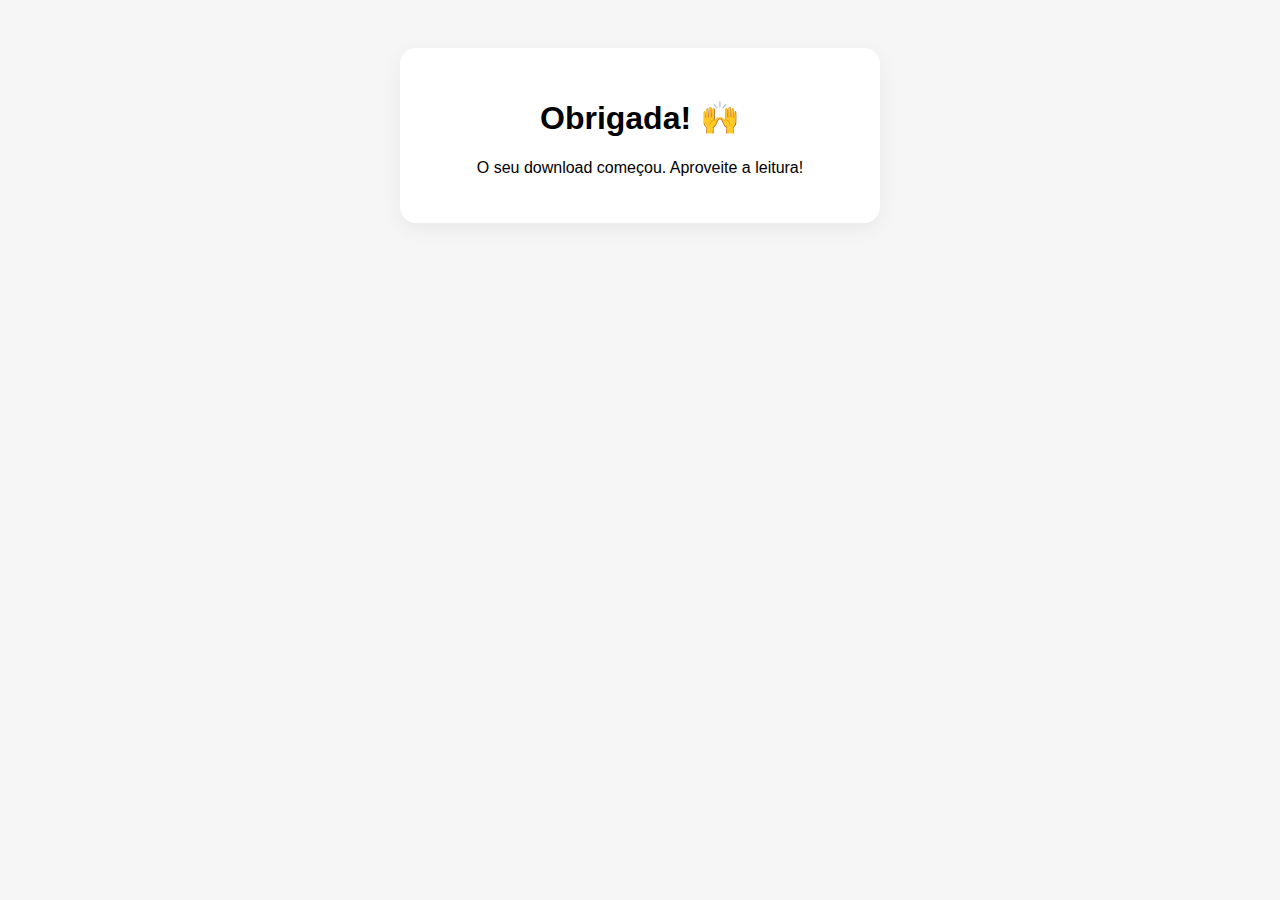
<file: index.html>
<!DOCTYPE html>
<html lang="pt">
<head>
  <meta charset="utf-8" />
  <meta name="viewport" content="width=device-width,initial-scale=1" />
  <title>Obrigado</title>
  <style>
    body{font-family:Arial;background:#f6f6f6;padding:40px;text-align:center}
    .box{max-width:420px;margin:auto;background:#fff;padding:30px;border-radius:16px;box-shadow:0 6px 20px rgba(0,0,0,0.06)}
  </style>
</head>
<body>
  <div class="box">
    <h1>Obrigada! 🙌</h1>
    <p>O seu download começou. Aproveite a leitura!</p>
  </div>
  
</body>
</html>
</file>
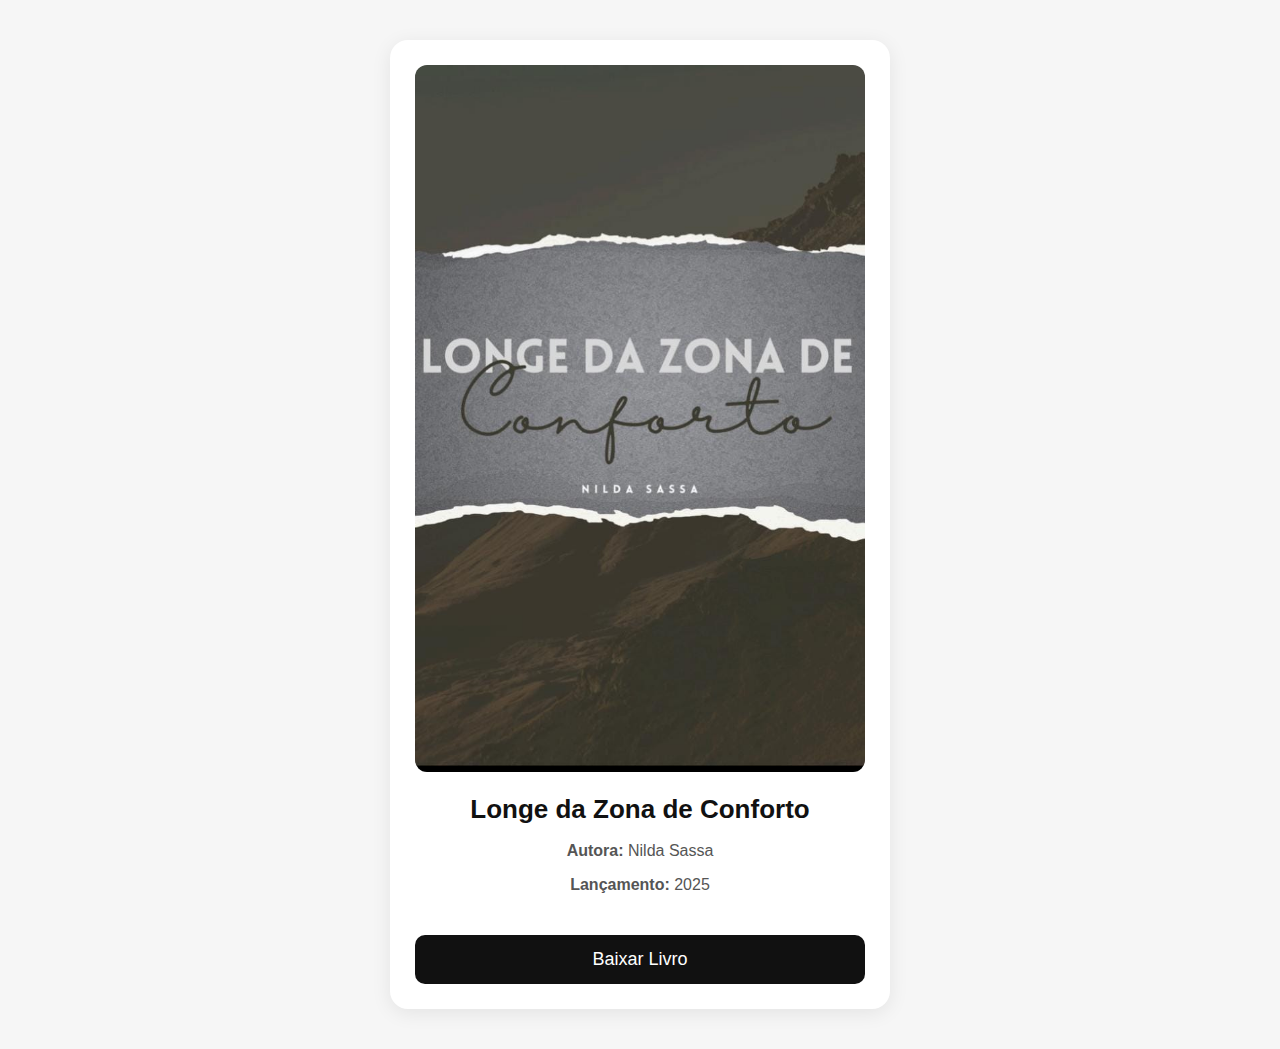
<file: livro.html>
<!DOCTYPE html>
<html lang="pt">
<head>
    <meta charset="UTF-8" />
    <meta name="viewport" content="width=device-width, initial-scale=1.0" />
    <title>Download do Livro</title>

    <link rel="stylesheet" href="css/style.css" />

    <style>
        body {
            margin: 0;
            padding: 0;
            font-family: Arial, Helvetica, sans-serif;
            background: #f6f6f6;
        }

        .container {
            max-width: 450px;
            margin: 40px auto;
            padding: 25px;
            background: white;
            border-radius: 18px;
            text-align: center;
            box-shadow: 0 4px 20px rgba(0,0,0,0.08);
        }

        img {
            width: 100%;
            border-radius: 12px;
        }

        h1 {
            margin-top: 18px;
            font-size: 26px;
            font-weight: 700;
        }

        p {
            font-size: 16px;
            margin-top: 5px;
            color: #555;
        }

        .botao {
            margin-top: 25px;
            padding: 14px 20px;
            width: 100%;
            background: #111;
            color: white;
            border: none;
            border-radius: 10px;
            font-size: 18px;
            cursor: pointer;
            transition: 0.2s;
        }

        .botao:hover {
            opacity: 0.85;
        }
    </style>

<script>
function baixar() {
    const link = document.createElement("a");
    link.href = "arquivos/Longe da Zona de Conforto.pdf";
    link.download = "Longe da Zona de Conforto.pdf";
    link.click();

    setTimeout(() => {
        window.location.href = "obrigado.html";
    }, 1200);
}
</script>



</head>

<body>
    <div class="container">
        <img src="arquivos/capa.jpg" alt="Capa do Livro" />
        <!-- Troca a imagem de capa se quiser -->

        <h1 id="nomeLivro">Longe da Zona de Conforto</h1>

        <p><strong>Autora:</strong> Nilda Sassa</p>
        <p><strong>Lançamento:</strong> 2025</p>

        <button class="botao" onclick="baixar()">Baixar Livro</button>
    </div>
</body>

</html>
</file>
<file: css/style.css>
/* ----- CONFIGURAÇÕES GERAIS ----- */
body {
    margin: 0;
    padding: 0;
    font-family: Arial, Helvetica, sans-serif;
    background: #f6f6f6;
}

/* ----- CONTAINER CENTRAL ----- */
.container {
    max-width: 450px;
    margin: 40px auto;
    padding: 25px;
    background: #ffffff;
    border-radius: 18px;
    text-align: center;
    box-shadow: 0 4px 20px rgba(0, 0, 0, 0.08);
}

/* ----- IMAGENS (CAPA DO LIVRO) ----- */
.container img {
    width: 100%;
    border-radius: 12px;
}

/* ----- TÍTULOS ----- */
h1 {
    margin-top: 18px;
    font-size: 26px;
    font-weight: 700;
    color: #111;
}

/* ----- TEXTOS ----- */
p {
    font-size: 16px;
    margin-top: 5px;
    color: #555;
}

/* ----- BOTÕES ----- */
.botao {
    margin-top: 25px;
    padding: 14px 20px;
    width: 100%;
    background: #111;
    color: white;
    border: none;
    border-radius: 10px;
    font-size: 18px;
    cursor: pointer;
    transition: 0.2s;
}

.botao:hover {
    opacity: 0.85;
}

/* ----- FORMULÁRIOS (para o index) ----- */
.label {
    display: block;
    text-align: left;
    font-size: 15px;
    margin-bottom: 6px;
    color: #333;
}

.input {
    width: 100%;
    padding: 14px;
    border-radius: 10px;
    border: 1px solid #ccc;
    font-size: 16px;
    margin-bottom: 20px;
    box-sizing: border-box;
}

.input:focus {
    border-color: #111;
    outline: none;
}

/* ----- RESPONSIVIDADE ----- */
@media (max-width: 480px) {
    .container {
        margin: 20px;
        padding: 20px;
    }

    h1 {
        font-size: 22px;
    }

    .botao {
        font-size: 17px;
    }
}
</file>
